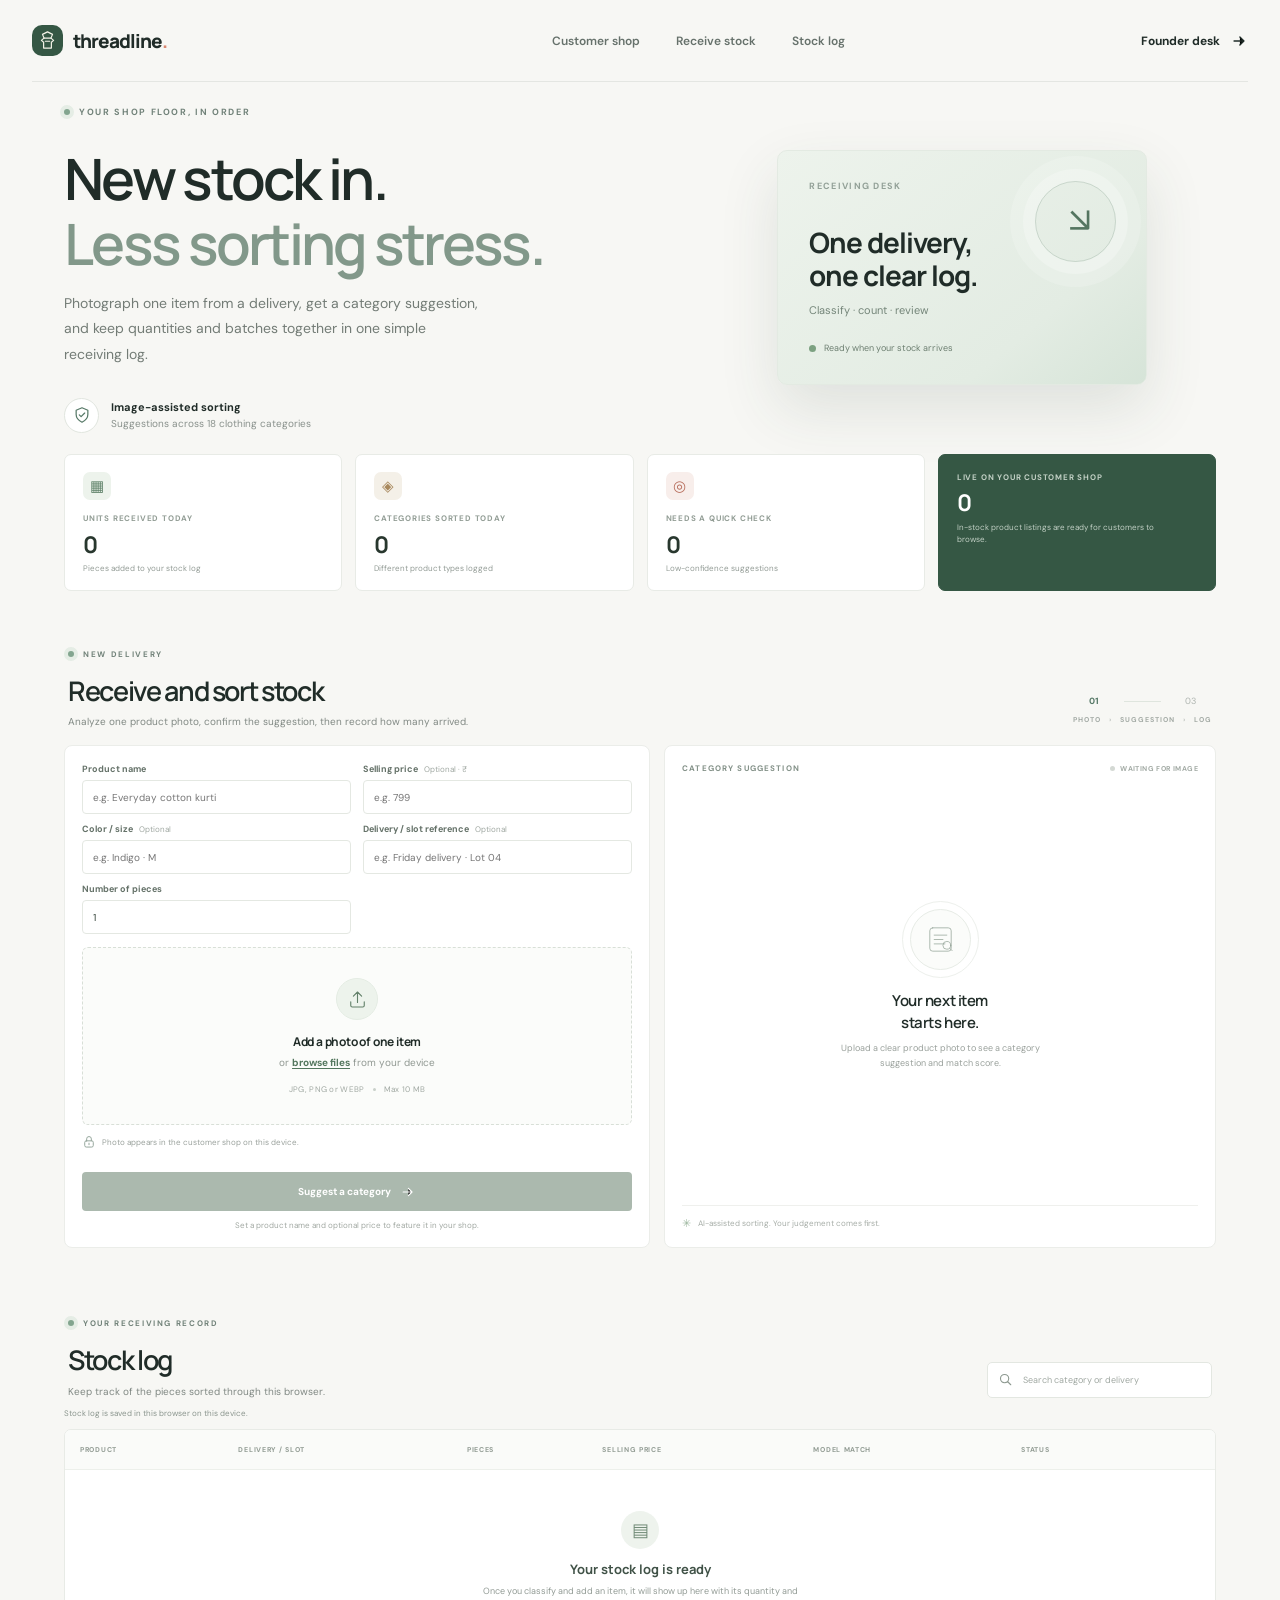
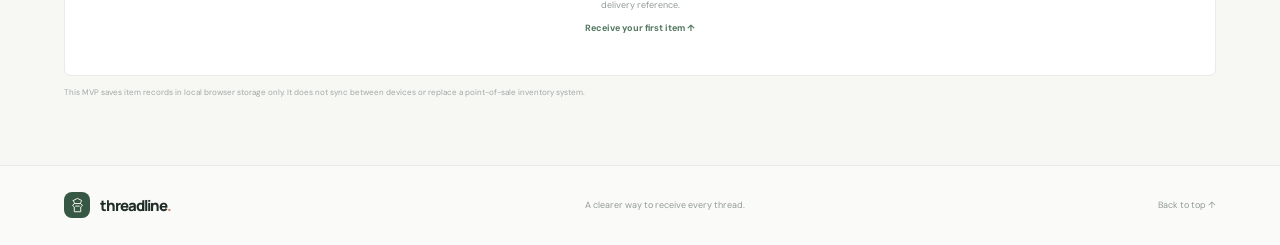
<file: frontend/index.html>
<!doctype html>
<html lang="en">
  <head>
    <meta charset="utf-8" />
    <meta name="viewport" content="width=device-width, initial-scale=1" />
    <meta
      name="description"
      content="Sort incoming clothing deliveries with image-powered category suggestions and a simple stock log."
    />
    <meta name="theme-color" content="#f7f7f4" />
    <title>Threadline — Retail stock desk</title>
    <link rel="preconnect" href="https://fonts.googleapis.com" />
    <link rel="preconnect" href="https://fonts.gstatic.com" crossorigin />
    <link
      href="https://fonts.googleapis.com/css2?family=DM+Sans:wght@400;500;600;700&family=Manrope:wght@400;500;600;700;800&display=swap"
      rel="stylesheet"
    />
    <link rel="stylesheet" href="./styles.css" />
    <script src="./config.js" defer></script>
    <script src="./catalog.js" defer></script>
    <script src="./app.js" defer></script>
  </head>
  <body>
    <header class="site-header">
      <a class="brand" href="#" aria-label="Threadline home">
        <span class="brand-mark" aria-hidden="true">
          <svg viewBox="0 0 32 32" fill="none">
            <path d="M9 7.5 16 4l7 3.5-2.2 5.2H11.2L9 7.5Z" />
            <path d="m11.2 12.7-3.7 3.1 3.1 2.6v8.1h10.8v-8.1l3.1-2.6-3.7-3.1" />
            <path d="M13 17h6" />
          </svg>
        </span>
        <span>threadline<span class="brand-period">.</span></span>
      </a>
      <nav class="header-nav" aria-label="Main navigation">
        <a href="./shop.html">Customer shop</a>
        <a href="#analyzer">Receive stock</a>
        <a href="#stock-log">Stock log</a>
      </nav>
      <a class="header-link" href="#stock-log">
        Founder desk
        <svg viewBox="0 0 20 20" aria-hidden="true">
          <path d="M4.5 10h11m-4.5-4.5L15.5 10 11 14.5" />
        </svg>
      </a>
    </header>

    <main>
      <section class="hero shell">
        <div class="hero-copy">
          <div class="eyebrow"><span class="eyebrow-dot"></span> YOUR SHOP FLOOR, IN ORDER</div>
          <h1>New stock in.<br /><span>Less sorting stress.</span></h1>
          <p class="hero-description">
            Photograph one item from a delivery, get a category suggestion, and
            keep quantities and batches together in one simple receiving log.
          </p>
          <div class="hero-proof" aria-label="MVP information">
            <span class="proof-icon" aria-hidden="true">
              <svg viewBox="0 0 20 20" fill="none">
                <path d="m10 2 6.5 2.7v4.8c0 4.1-2.8 6.7-6.5 8.5-3.7-1.8-6.5-4.4-6.5-8.5V4.7L10 2Z" />
                <path d="m7 9.8 2 2 4-4" />
              </svg>
            </span>
            <span><strong>Image-assisted sorting</strong><span>Suggestions across 18 clothing categories</span></span>
          </div>
        </div>
        <div class="hero-art" aria-hidden="true">
          <div class="retail-summary-card">
            <span class="mini-label">RECEIVING DESK</span>
            <span class="summary-card-icon" aria-hidden="true">↘</span>
            <strong>One delivery,<br />one clear log.</strong>
            <span class="summary-card-note">Classify · count · review</span>
            <span class="summary-card-footer"><i></i> Ready when your stock arrives</span>
          </div>
        </div>
      </section>

      <section class="overview shell" aria-label="Stock overview">
        <article class="overview-card">
          <span class="overview-icon">▦</span>
          <span class="overview-label">UNITS RECEIVED TODAY</span>
          <strong id="stat-units">0</strong>
          <small>Pieces added to your stock log</small>
        </article>
        <article class="overview-card">
          <span class="overview-icon icon-categories">◈</span>
          <span class="overview-label">CATEGORIES SORTED TODAY</span>
          <strong id="stat-categories">0</strong>
          <small>Different product types logged</small>
        </article>
        <article class="overview-card">
          <span class="overview-icon icon-review">◎</span>
          <span class="overview-label">NEEDS A QUICK CHECK</span>
          <strong id="stat-review">0</strong>
          <small>Low-confidence suggestions</small>
        </article>
        <article class="overview-card overview-note">
          <span class="overview-label">LIVE ON YOUR CUSTOMER SHOP</span>
          <strong id="stat-live-products">0</strong>
          <small>In-stock product listings are ready for customers to browse.</small>
        </article>
      </section>

      <section class="analyzer shell" id="analyzer" aria-labelledby="analyzer-title">
        <div class="section-heading">
          <div>
            <div class="eyebrow section-eyebrow"><span class="eyebrow-dot"></span> NEW DELIVERY</div>
            <h2 id="analyzer-title">Receive and sort stock</h2>
            <p>Analyze one product photo, confirm the suggestion, then record how many arrived.</p>
          </div>
          <div class="step-indicator" aria-label="Three simple steps">
            <span class="step-active">01</span><span class="step-divider"></span><span>03</span>
            <span class="step-label">PHOTO <span>›</span> SUGGESTION <span>›</span> LOG</span>
          </div>
        </div>

        <div class="workspace">
          <div class="upload-panel">
            <div class="entry-fields">
              <div class="field-group">
                <label class="field-label" for="product-name">Product name</label>
                <input id="product-name" class="text-field" type="text" maxlength="70" placeholder="e.g. Everyday cotton kurti" />
              </div>
              <div class="field-group">
                <label class="field-label" for="product-price">Selling price <span>Optional · ₹</span></label>
                <input id="product-price" class="text-field" type="number" min="0" max="10000000" step="1" placeholder="e.g. 799" inputmode="decimal" />
              </div>
              <div class="field-group">
                <label class="field-label" for="product-variant">Color / size <span>Optional</span></label>
                <input id="product-variant" class="text-field" type="text" maxlength="50" placeholder="e.g. Indigo · M" />
              </div>
              <div class="field-group">
                <label class="field-label" for="slot-reference">Delivery / slot reference <span>Optional</span></label>
                <input id="slot-reference" class="text-field" type="text" maxlength="60" placeholder="e.g. Friday delivery · Lot 04" />
              </div>
              <div class="field-group">
                <label class="field-label" for="unit-count">Number of pieces</label>
                <input id="unit-count" class="text-field" type="number" min="1" max="9999" step="1" value="1" inputmode="numeric" />
              </div>
            </div>
            <label class="dropzone" id="dropzone" for="image-input" tabindex="0">
              <input
                id="image-input"
                class="visually-hidden"
                type="file"
                accept="image/png,image/jpeg,image/webp"
                aria-describedby="upload-hint"
              />
              <span class="upload-icon" aria-hidden="true">
                <svg viewBox="0 0 28 28" fill="none">
                  <path d="M14 18V4m0 0L8.5 9.5M14 4l5.5 5.5" />
                  <path d="M5 17v5a2 2 0 0 0 2 2h14a2 2 0 0 0 2-2v-5" />
                </svg>
              </span>
              <span class="drop-title">Add a photo of one item</span>
              <span class="drop-subtitle">or <span class="browse-link">browse files</span> from your device</span>
              <span class="upload-specs" id="upload-hint">JPG, PNG or WEBP <i></i> Max 10 MB</span>
              <span class="drop-preview" id="drop-preview" hidden>
                <img id="preview-image" alt="Selected clothing item preview" />
              </span>
              <span class="selected-file" id="selected-file" hidden></span>
            </label>
            <div class="upload-footer">
              <span class="privacy-note">
                <svg viewBox="0 0 18 18" fill="none" aria-hidden="true">
                  <rect x="3.5" y="7.5" width="11" height="8" rx="2" />
                  <path d="M6 7.5V5a3 3 0 1 1 6 0v2.5m-3 3v2" />
                </svg>
                Photo appears in the customer shop on this device.
              </span>
              <button class="clear-button" id="clear-button" type="button" hidden>Remove image</button>
            </div>
            <div class="form-message" id="form-message" role="status" aria-live="polite"></div>
            <button class="analyze-button" id="analyze-button" type="button" disabled>
              <span class="button-spinner" aria-hidden="true"></span>
              <span class="button-label">Suggest a category</span>
              <svg viewBox="0 0 20 20" aria-hidden="true">
                <path d="M4 10h11m-4.5-4.5L15 10l-4.5 4.5" />
              </svg>
            </button>
            <p class="model-note">Set a product name and optional price to feature it in your shop.</p>
          </div>

          <aside class="result-panel" id="result-panel" aria-live="polite">
            <div class="result-topline">
              <span class="result-kicker">CATEGORY SUGGESTION</span>
              <span class="result-status" id="result-status"><i></i> WAITING FOR IMAGE</span>
            </div>
            <div class="result-empty" id="result-empty">
              <div class="empty-illustration" aria-hidden="true">
                <span class="empty-ring ring-outer"></span>
                <span class="empty-ring ring-inner"></span>
                <svg viewBox="0 0 72 72" fill="none">
                  <rect x="14" y="12" width="44" height="48" rx="6" />
                  <path d="M23 27h26M23 36h18M23 45h22" />
                  <circle cx="49" cy="48" r="8" />
                  <path d="m55 54 5 5" />
                </svg>
              </div>
              <h3>Your next item<br />starts here.</h3>
              <p>Upload a clear product photo to see a category suggestion and match score.</p>
            </div>
            <div class="result-content" id="result-content" hidden>
              <div class="prediction-label">SUGGESTED CATEGORY</div>
              <h3 class="prediction-name" id="prediction-name">—</h3>
              <label class="category-confirm-label" for="product-category">Product category <span>Check or edit the suggestion</span></label>
              <input class="text-field category-confirm-field" id="product-category" type="text" maxlength="60" placeholder="e.g. Shirts & tops" />
              <div class="confidence-row">
                <span>Relative match score</span>
                <strong id="confidence-value">—</strong>
              </div>
              <div class="confidence-track"><span id="confidence-bar"></span></div>
              <div class="alternatives-heading">OTHER POSSIBLE MATCHES</div>
              <div class="alternatives" id="alternatives"></div>
              <p class="result-disclaimer">Check the suggestion before adding it to your stock log.</p>
              <button class="analyze-button add-stock-button" id="add-stock-button" type="button" disabled>
                Add to stock log
                <svg viewBox="0 0 20 20" aria-hidden="true"><path d="M4 10h11m-4.5-4.5L15 10l-4.5 4.5" /></svg>
              </button>
            </div>
            <div class="result-error" id="result-error" hidden>
              <span class="error-icon" aria-hidden="true">!</span>
              <h3>We couldn’t complete the analysis.</h3>
              <p id="error-text"></p>
              <button class="try-again-button" id="try-again-button" type="button">Try again</button>
            </div>
            <div class="result-footnote">
              <span class="tiny-sparkle">✳</span>
              <span>AI-assisted sorting. Your judgement comes first.</span>
            </div>
          </aside>
        </div>
      </section>

      <section class="stock-section shell" id="stock-log" aria-labelledby="stock-title">
        <div class="section-heading stock-heading">
          <div>
            <div class="eyebrow section-eyebrow"><span class="eyebrow-dot"></span> YOUR RECEIVING RECORD</div>
            <h2 id="stock-title">Stock log</h2>
            <p>Keep track of the pieces sorted through this browser.</p>
          </div>
          <label class="search-field">
            <span class="visually-hidden">Search stock log</span>
            <svg viewBox="0 0 20 20" aria-hidden="true"><circle cx="8.8" cy="8.8" r="5.5" /><path d="m13 13 4 4" /></svg>
            <input id="stock-search" type="search" placeholder="Search category or delivery" />
          </label>
        </div>
        <p class="storage-notice" id="storage-notice" role="status" aria-live="polite">Stock log is saved in this browser on this device.</p>
        <div class="stock-table-wrap">
          <table class="stock-table">
            <thead>
              <tr>
                <th scope="col">PRODUCT</th>
                <th scope="col">DELIVERY / SLOT</th>
                <th scope="col">PIECES</th>
                <th scope="col">SELLING PRICE</th>
                <th scope="col">MODEL MATCH</th>
                <th scope="col">STATUS</th>
                <th scope="col"><span class="visually-hidden">Actions</span></th>
              </tr>
            </thead>
            <tbody id="stock-rows"></tbody>
          </table>
          <div class="stock-empty" id="stock-empty">
            <span class="empty-box-icon" aria-hidden="true">▤</span>
            <strong>Your stock log is ready</strong>
            <p>Once you classify and add an item, it will show up here with its quantity and delivery reference.</p>
            <a href="#analyzer">Receive your first item <span aria-hidden="true">↑</span></a>
          </div>
          <p class="no-search-results" id="no-search-results" hidden>No matching stock entries. Try a different search.</p>
        </div>
        <p class="stock-footnote">This MVP saves item records in local browser storage only. It does not sync between devices or replace a point-of-sale inventory system.</p>
      </section>

      <section class="how-section shell" id="how-it-works">
        <div class="how-heading">
          <div class="eyebrow"><span class="eyebrow-dot"></span> SIMPLE BY DESIGN</div>
          <h2>A good read, in three little steps.</h2>
        </div>
        <div class="steps-grid">
          <article class="step-card">
            <span class="step-number">01</span>
            <span class="step-icon step-icon-upload" aria-hidden="true">
              <svg viewBox="0 0 28 28" fill="none"><path d="M14 18V4m0 0L8.5 9.5M14 4l5.5 5.5M5 17v5a2 2 0 0 0 2 2h14a2 2 0 0 0 2-2v-5" /></svg>
            </span>
            <h3>Bring your image</h3>
            <p>Choose a clear photo of the single fashion item you’d like to identify.</p>
          </article>
          <article class="step-card">
            <span class="step-number">02</span>
            <span class="step-icon step-icon-scan" aria-hidden="true">
              <svg viewBox="0 0 28 28" fill="none"><circle cx="12.5" cy="12.5" r="7.5" /><path d="m18 18 5 5m-10.5-14v7m-3.5-3.5h7" /></svg>
            </span>
            <h3>Let the model take a look</h3>
            <p>A fashion-trained model compares the image against multiple clothing descriptions.</p>
          </article>
          <article class="step-card">
            <span class="step-number">03</span>
            <span class="step-icon step-icon-result" aria-hidden="true">
              <svg viewBox="0 0 28 28" fill="none"><path d="m5 15 6 6L23 8" /><path d="M5 5h7M5 9h4" /></svg>
            </span>
            <h3>Get your style signal</h3>
            <p>See the closest category, its relative match score and other possible matches.</p>
          </article>
        </div>
      </section>

      <section class="recognition-section shell" id="recognition">
        <div class="recognition-copy">
          <div class="eyebrow"><span class="eyebrow-dot"></span> THE MODEL’S STYLE VOCABULARY</div>
          <h2>More pieces.<br /><span>Clearer categories.</span></h2>
          <p>
            FashionCLIP compares your image with multiple fashion-specific
            descriptions, including socks and different types of shoes. Images
            that do not clearly fit get marked “Other / unclear”.
          </p>
        </div>
        <div class="category-board" aria-label="Fashion categories">
          <span><i>01</i> Socks</span>
          <span><i>02</i> Sneakers</span>
          <span><i>03</i> Sandals</span>
          <span><i>04</i> Boots</span>
          <span><i>05</i> Formal shoes</span>
          <span><i>06</i> T-shirt / top</span>
          <span><i>07</i> Shirt / blouse</span>
          <span><i>08</i> Sweater / pullover</span>
          <span><i>09</i> Coat / jacket</span>
          <span><i>10</i> Dress</span>
          <span><i>11</i> Skirt</span>
          <span><i>12</i> Trousers</span>
          <span><i>13</i> Shorts</span>
          <span><i>14</i> Leggings</span>
          <span><i>15</i> Bag</span>
          <span><i>16</i> Hat / cap</span>
          <span><i>17</i> Scarf</span>
          <span><i>18</i> Other clothing</span>
          <span><i>—</i> Other / unclear</span>
        </div>
      </section>
    </main>

    <footer class="site-footer">
      <div class="footer-inner shell">
        <a class="brand footer-brand" href="#" aria-label="Threadline home">
          <span class="brand-mark" aria-hidden="true">
            <svg viewBox="0 0 32 32" fill="none">
              <path d="M9 7.5 16 4l7 3.5-2.2 5.2H11.2L9 7.5Z" />
              <path d="m11.2 12.7-3.7 3.1 3.1 2.6v8.1h10.8v-8.1l3.1-2.6-3.7-3.1" />
              <path d="M13 17h6" />
            </svg>
          </span>
          <span>threadline<span class="brand-period">.</span></span>
        </a>
        <span class="footer-copy">A clearer way to receive every thread.</span>
        <a class="back-top" href="#">Back to top ↑</a>
      </div>
    </footer>
  </body>
</html>
</file>
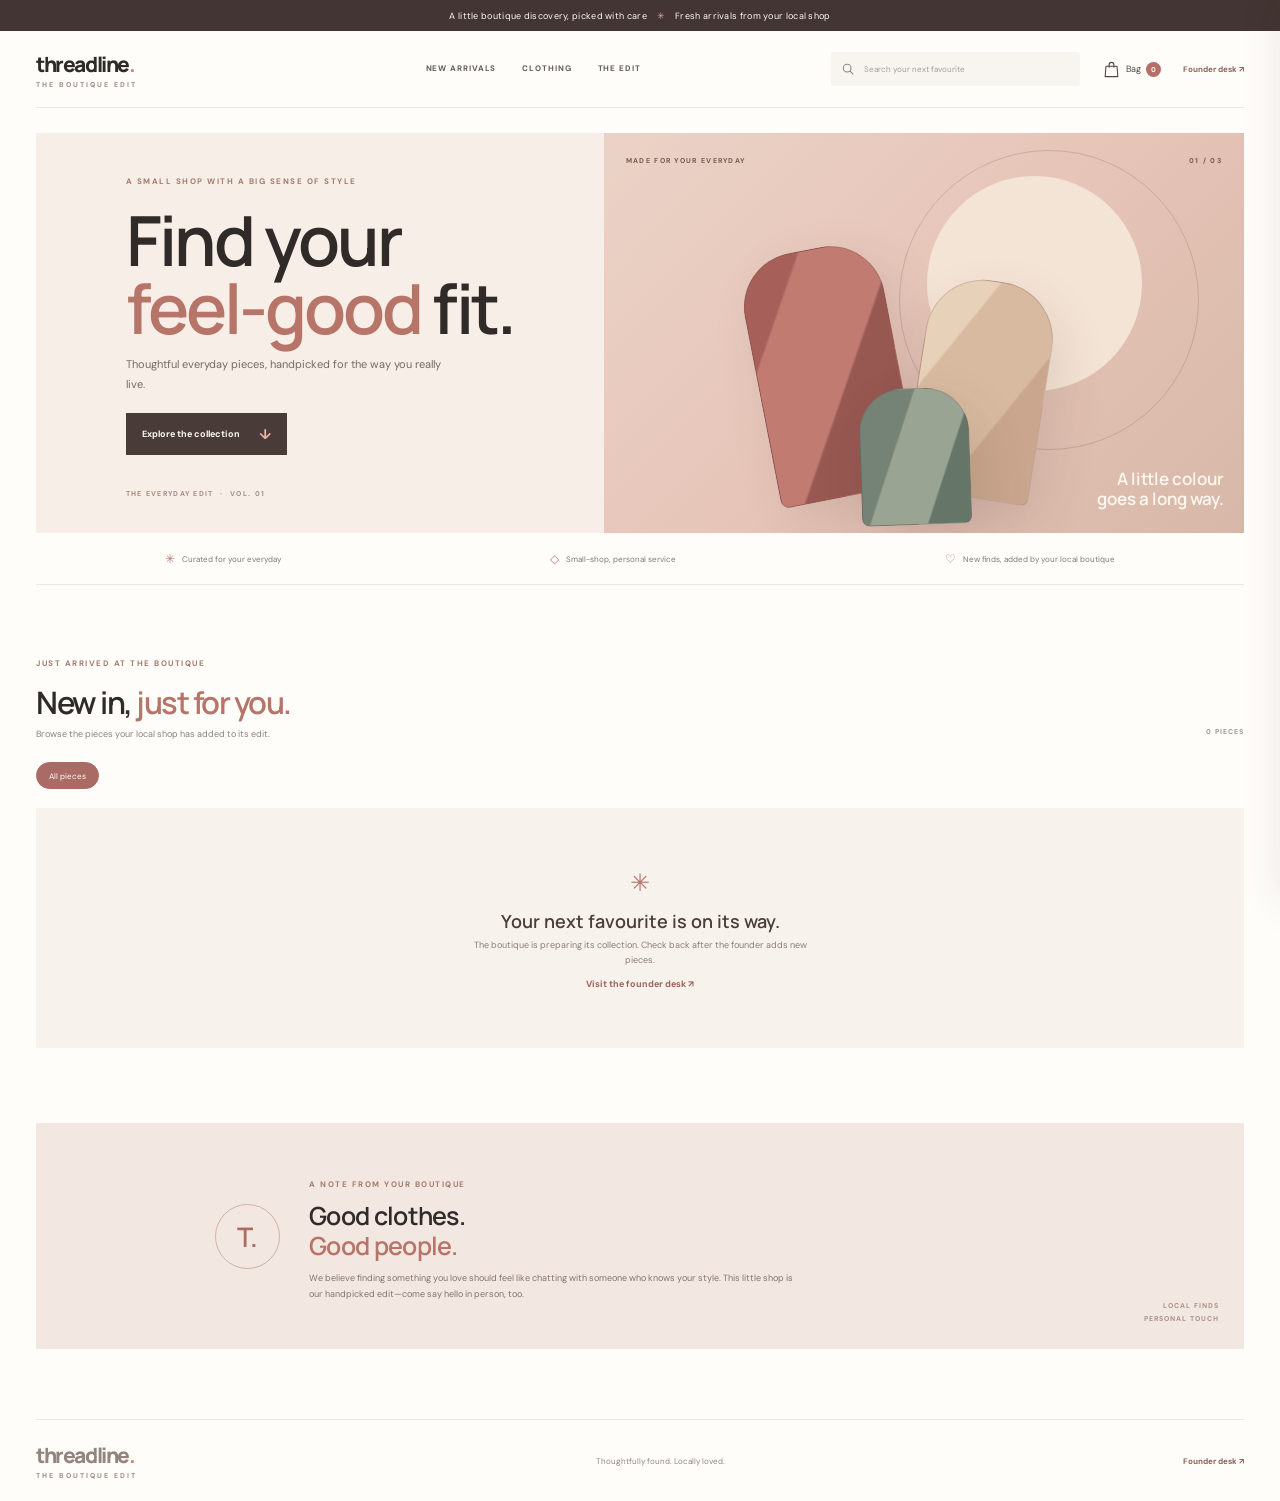
<file: frontend/shop.html>
<!doctype html>
<html lang="en">
  <head>
    <meta charset="utf-8" />
    <meta name="viewport" content="width=device-width, initial-scale=1" />
    <meta name="description" content="Discover clothing from the Threadline boutique." />
    <meta name="theme-color" content="#fffaf7" />
    <title>The Threadline Edit — Boutique shop</title>
    <link rel="preconnect" href="https://fonts.googleapis.com" />
    <link rel="preconnect" href="https://fonts.gstatic.com" crossorigin />
    <link
      href="https://fonts.googleapis.com/css2?family=DM+Sans:wght@400;500;600;700&family=Manrope:wght@400;500;600;700;800&display=swap"
      rel="stylesheet"
    />
    <link rel="stylesheet" href="./styles.css" />
    <link rel="stylesheet" href="./shop.css" />
    <script src="./catalog.js" defer></script>
    <script src="./shop.js" defer></script>
  </head>
  <body class="shop-page">
    <div class="shop-announcement">A little boutique discovery, picked with care <span>✳</span> Fresh arrivals from your local shop</div>
    <header class="shop-header">
      <a class="shop-brand" href="./shop.html" aria-label="The Threadline Edit home">
        <span class="brand">threadline<span class="brand-period">.</span></span>
        <span class="shop-brand-subtitle">THE BOUTIQUE EDIT</span>
      </a>
      <nav class="shop-nav" aria-label="Shop navigation">
        <a href="#new-arrivals">NEW ARRIVALS</a>
        <a href="#shop-categories">CLOTHING</a>
        <a href="#shop-categories">THE EDIT</a>
      </nav>
      <div class="shop-header-actions">
        <label class="store-search">
          <span class="visually-hidden">Search products</span>
          <svg viewBox="0 0 20 20" aria-hidden="true"><circle cx="8.8" cy="8.8" r="5.5" /><path d="m13 13 4 4" /></svg>
          <input id="product-search" type="search" placeholder="Search your next favourite" />
        </label>
        <button class="bag-button" id="bag-button" type="button" aria-label="Open shopping bag">
          <svg viewBox="0 0 24 24" aria-hidden="true"><path d="M5 8h14l1 13H4L5 8Z" /><path d="M9 9V6a3 3 0 0 1 6 0v3" /></svg>
          <span>Bag</span><b id="bag-count">0</b>
        </button>
        <a class="founder-link" href="./index.html">Founder desk <span aria-hidden="true">↗</span></a>
      </div>
    </header>

    <main>
      <section class="shop-hero">
        <div class="shop-hero-copy">
          <span class="shop-eyebrow">A SMALL SHOP WITH A BIG SENSE OF STYLE</span>
          <h1>Find your<br /><em>feel-good</em> fit.</h1>
          <p>Thoughtful everyday pieces, handpicked for the way you really live.</p>
          <a class="shop-hero-cta" href="#new-arrivals">Explore the collection <span aria-hidden="true">↓</span></a>
          <span class="hero-edition">THE EVERYDAY EDIT&nbsp; · &nbsp;VOL. 01</span>
        </div>
        <div class="shop-hero-art" aria-label="Illustrated fashion collection">
          <div class="hero-sun"></div>
          <div class="hero-orbit"></div>
          <div class="hero-fashion-shape shape-one"></div>
          <div class="hero-fashion-shape shape-two"></div>
          <div class="hero-fashion-shape shape-three"></div>
          <span class="hero-art-label">MADE FOR YOUR EVERYDAY</span>
          <span class="hero-art-index">01 / 03</span>
          <span class="hero-art-note">A little colour<br />goes a long way.</span>
        </div>
      </section>

      <section class="shop-promises" aria-label="Boutique values">
        <span><i>✳</i> Curated for your everyday</span>
        <span><i>◇</i> Small-shop, personal service</span>
        <span><i>♡</i> New finds, added by your local boutique</span>
      </section>

      <section class="shop-collection" id="new-arrivals">
        <div class="collection-heading">
          <div>
            <span class="shop-eyebrow">JUST ARRIVED AT THE BOUTIQUE</span>
            <h2>New in, <em>just for you.</em></h2>
            <p>Browse the pieces your local shop has added to its edit.</p>
          </div>
          <span class="collection-count" id="collection-count">0 PIECES</span>
        </div>
        <div class="category-filters" id="shop-categories" aria-label="Filter by category"></div>
        <div class="product-grid" id="product-grid" aria-live="polite"></div>
        <div class="shop-empty" id="shop-empty" hidden>
          <span class="shop-empty-icon">✳</span>
          <h3>Your next favourite is on its way.</h3>
          <p>The boutique is preparing its collection. Check back after the founder adds new pieces.</p>
          <a href="./index.html">Visit the founder desk <span aria-hidden="true">↗</span></a>
        </div>
        <div class="shop-no-results" id="shop-no-results" hidden>
          <h3>No pieces found just yet.</h3>
          <p>Try another search or category.</p>
        </div>
      </section>

      <section class="shop-story">
        <div class="story-mark">T.</div>
        <div>
          <span class="shop-eyebrow">A NOTE FROM YOUR BOUTIQUE</span>
          <h2>Good clothes.<br /><em>Good people.</em></h2>
          <p>We believe finding something you love should feel like chatting with someone who knows your style. This little shop is our handpicked edit—come say hello in person, too.</p>
        </div>
        <span class="story-side-note">LOCAL FINDS<br />PERSONAL TOUCH</span>
      </section>
    </main>

    <footer class="shop-footer">
      <a class="shop-brand" href="./shop.html">
        <span class="brand">threadline<span class="brand-period">.</span></span>
        <span class="shop-brand-subtitle">THE BOUTIQUE EDIT</span>
      </a>
      <span>Thoughtfully found. Locally loved.</span>
      <a href="./index.html">Founder desk ↗</a>
    </footer>

    <div class="bag-backdrop" id="bag-backdrop" hidden></div>
    <aside class="bag-drawer" id="bag-drawer" aria-labelledby="bag-title" aria-hidden="true">
      <div class="bag-drawer-heading">
        <div><span class="shop-eyebrow">YOUR LITTLE EDIT</span><h2 id="bag-title">Your bag <span id="bag-title-count">(0)</span></h2></div>
        <button class="bag-close" id="bag-close" type="button" aria-label="Close shopping bag">×</button>
      </div>
      <div class="bag-items" id="bag-items"></div>
      <div class="bag-empty" id="bag-empty">
        <span>♡</span><strong>Your bag is taking a little break.</strong><p>Find a piece you love and add it here.</p>
        <button type="button" id="continue-shopping">Keep exploring</button>
      </div>
      <div class="bag-summary" id="bag-summary" hidden>
        <div><span>Items in your bag</span><strong id="bag-total-items">0</strong></div>
        <p>This is a shopping preview. Contact the boutique directly to check availability and arrange a purchase.</p>
        <a href="#new-arrivals">Continue browsing the collection ↓</a>
        <span class="no-payment-note">No checkout or payment is collected here.</span>
      </div>
    </aside>
    <div class="shop-toast" id="shop-toast" role="status" aria-live="polite"></div>
  </body>
</html>
</file>
<file: frontend/styles.css>
:root {
  color-scheme: light;
  --ink: #202c28;
  --muted: #747d77;
  --soft-muted: #929b95;
  --paper: #f7f7f4;
  --white: #fff;
  --line: #e7e9e4;
  --green: #557866;
  --green-dark: #355744;
  --mint: #dce9de;
  --coral: #d88770;
  --serif: "Manrope", "DM Sans", sans-serif;
}

* { box-sizing: border-box; }
[hidden] { display: none !important; }
html { scroll-behavior: smooth; }
body {
  margin: 0;
  background: var(--paper);
  color: var(--ink);
  font-family: "DM Sans", sans-serif;
  -webkit-font-smoothing: antialiased;
}
a { color: inherit; text-decoration: none; }
button, input { font: inherit; }
.shell { width: min(1152px, calc(100% - 64px)); margin-inline: auto; }
.site-header {
  width: min(1320px, calc(100% - 80px));
  height: 82px;
  margin: auto;
  display: flex;
  align-items: center;
  justify-content: space-between;
  border-bottom: 1px solid rgba(38, 57, 45, .09);
}
.brand { display: inline-flex; align-items: center; gap: 10px; font: 800 19px var(--serif); letter-spacing: -1px; }
.brand-mark {
  width: 31px; height: 31px; border-radius: 10px;
  display: grid; place-items: center; background: var(--green-dark);
}
.brand-mark svg { width: 23px; stroke: #f5f4e9; stroke-width: 1.65; stroke-linecap: round; stroke-linejoin: round; }
.brand-period { color: var(--coral); }
.header-nav { display: flex; gap: 36px; margin-left: 88px; color: #66716b; font-size: 12px; font-weight: 600; }
.header-nav a:hover, .back-top:hover { color: var(--green-dark); }
.header-link { display: inline-flex; align-items: center; gap: 10px; font-size: 12px; font-weight: 700; }
.header-link svg { width: 18px; stroke: currentColor; stroke-width: 1.5; stroke-linecap: round; stroke-linejoin: round; }
.hero { min-height: 510px; display: grid; grid-template-columns: .98fr 1.02fr; align-items: center; gap: 25px; padding-top: 19px; }
.hero-copy { padding: 5px 0 0 24px; }
.eyebrow { display: flex; align-items: center; gap: 9px; color: #718279; letter-spacing: 1.65px; font-size: 9px; font-weight: 700; }
.eyebrow-dot { width: 6px; height: 6px; border-radius: 100%; background: #83a58f; box-shadow: 0 0 0 4px #e5ede5; }
h1, h2, h3, p { margin-top: 0; }
h1, h2 { font-family: var(--serif); letter-spacing: -2.7px; }
.hero h1 { margin: 28px 0 16px; font-size: clamp(43px, 5vw, 61px); line-height: 1.13; font-weight: 600; }
.hero h1 span, .recognition-copy h2 span { color: #82988a; }
.hero-description { max-width: 415px; color: #737c76; font-size: 14px; line-height: 1.8; }
.hero-proof { display: flex; align-items: center; gap: 12px; margin-top: 31px; }
.proof-icon { width: 35px; height: 35px; border: 1px solid #e1e6df; background: #fff; border-radius: 50%; display: grid; place-items: center; }
.proof-icon svg { width: 18px; stroke: var(--green); stroke-width: 1.35; stroke-linecap: round; stroke-linejoin: round; }
.hero-proof strong, .hero-proof span span { display: block; }
.hero-proof strong { font-size: 11px; font-weight: 700; }
.hero-proof span span { margin-top: 3px; font-size: 10px; color: #89918c; }
.hero-art { min-height: 428px; position: relative; display: grid; place-items: center; overflow: hidden; }
.art-glow { position: absolute; width: 300px; height: 300px; border-radius: 50%; background: #e4ece2; filter: blur(1px); }
.art-orbit { position: absolute; border: 1px solid rgba(105, 137, 114, .14); border-radius: 50%; }
.orbit-one { width: 380px; height: 380px; }
.orbit-two { width: 460px; height: 460px; }
.art-card { position: absolute; background: rgba(255,255,255,.88); border: 1px solid rgba(255,255,255,.9); box-shadow: 0 22px 70px rgba(50, 75, 58, .12); backdrop-filter: blur(8px); }
.art-card-front { width: 290px; height: 338px; border-radius: 12px; display: flex; align-items: center; flex-direction: column; padding-top: 20px; z-index: 1; transform: rotate(2deg) translate(0, 7px); }
.art-card-back { width: 164px; height: 186px; border-radius: 10px; z-index: 2; left: 3%; top: 23%; transform: rotate(-7deg); padding: 17px 16px; }
.mini-label { color: #92a097; font-size: 7px; font-weight: 700; letter-spacing: 1.3px; }
.mini-bars { display: flex; gap: 4px; margin: 13px 0 11px; height: 31px; align-items: end; }
.mini-bars i { width: 12px; border-radius: 3px 3px 1px 1px; background: #cddbcf; }
.mini-bars i:nth-child(1) { height: 15px; }.mini-bars i:nth-child(2) { height: 22px; }.mini-bars i:nth-child(3) { height: 30px; background: #819d88; }.mini-bars i:nth-child(4) { height: 18px; }.mini-bars i:nth-child(5) { height: 25px; }
.mini-number { display: block; font: 700 29px var(--serif); color: #485b4e; }
.mini-number small { font: 500 10px "DM Sans", sans-serif; color: #a2aaa4; }
.image-chip { align-self: flex-start; margin-left: 19px; padding: 7px 9px; background: #f1f5ef; border-radius: 4px; color: #718575; font-size: 7px; letter-spacing: .65px; font-weight: 700; }
.sweater-art { width: 213px; height: 235px; margin-top: 4px; }
.art-caption { margin-top: 2px; font-size: 8px; color: #829087; display: flex; align-items: center; gap: 6px; }
.caption-dot { width: 5px; height: 5px; border-radius: 50%; background: #9eba9c; }
.floating-tag { position: absolute; z-index: 3; border: 1px solid rgba(225, 231, 224, .9); background: rgba(255,255,255,.94); border-radius: 5px; padding: 10px 12px; box-shadow: 0 7px 24px rgba(46, 69, 52, .08); color: #68736c; font-size: 9px; font-weight: 600; }
.tag-category { top: 19%; right: 4%; transform: rotate(3deg); }
.tag-accuracy { bottom: 17%; right: 0%; transform: rotate(-3deg); }
.tag-sparkle { color: #99b69e; }.tag-check { color: #5d9873; margin-right: 4px; }
.analyzer { padding-top: 26px; scroll-margin-top: 20px; }
.section-heading { display: flex; justify-content: space-between; align-items: end; margin: 0 4px 23px; }
.section-eyebrow { font-size: 8px; }
.section-heading h2, .how-heading h2, .recognition-copy h2 { margin: 15px 0 7px; font-size: 29px; line-height: 1.27; letter-spacing: -1.35px; font-weight: 600; }
.section-heading p { margin: 0; color: #818984; font-size: 11px; }
.step-indicator { display: grid; grid-template-columns: auto 37px auto; gap: 8px; align-items: center; justify-items: center; color: #afb5b0; font-size: 9px; padding-bottom: 3px; }
.step-active { color: #557866; font-weight: 700; }
.step-divider { width: 37px; height: 1px; background: #dfe5de; }
.step-label { grid-column: 1 / 4; color: #a3aaa5; font-size: 7px; letter-spacing: 1px; font-weight: 700; }
.step-label span { padding-inline: 5px; color: #bbc0bb; }
.workspace { display: grid; grid-template-columns: 1.03fr .97fr; gap: 15px; }
.upload-panel, .result-panel { min-height: 377px; border-radius: 8px; background: var(--white); border: 1px solid #ebede9; }
.upload-panel { padding: 19px; }
.dropzone { height: 244px; border: 1px dashed #d8dfd7; border-radius: 6px; background: #fbfcfa; display: flex; align-items: center; flex-direction: column; justify-content: center; cursor: pointer; transition: border-color .2s, background .2s; overflow: hidden; position: relative; }
.dropzone:hover, .dropzone.is-dragging { border-color: #77957f; background: #f6faf5; }
.dropzone:focus-visible { outline: 2px solid #557866; outline-offset: 3px; }
.upload-icon { width: 42px; height: 42px; background: #edf3ec; border: 1px solid #e4ece3; border-radius: 50%; display: grid; place-items: center; color: #63806a; margin-bottom: 13px; }
.upload-icon svg { width: 21px; stroke: currentColor; stroke-width: 1.5; stroke-linecap: round; stroke-linejoin: round; }
.drop-title { font: 700 13px var(--serif); letter-spacing: -.2px; }
.drop-subtitle { margin-top: 6px; font-size: 10px; color: #909892; }
.browse-link { color: #53775e; font-weight: 700; text-decoration: underline; text-underline-offset: 2px; }
.upload-specs { display: flex; align-items: center; gap: 8px; margin-top: 15px; color: #a0a8a2; font-size: 8px; letter-spacing: .3px; }
.upload-specs i { width: 3px; height: 3px; background: #c9d0ca; border-radius: 50%; }
.drop-preview { display: block; width: 70px; height: 70px; margin-top: 10px; border: 1px solid #e5eae4; border-radius: 6px; overflow: hidden; background: #f2f3ef; }
.drop-preview img { width: 100%; height: 100%; object-fit: contain; }
.selected-file { margin-top: 6px; max-width: 94%; overflow: hidden; text-overflow: ellipsis; white-space: nowrap; color: #607267; font-size: 9px; }
.dropzone.has-image .upload-icon { display: none; }
.dropzone.has-image .drop-title { margin-top: 7px; }
.dropzone.has-image .upload-specs { display: none; }
.upload-footer { min-height: 36px; display: flex; align-items: center; justify-content: space-between; }
.privacy-note { display: flex; align-items: center; gap: 6px; color: #9aa19c; font-size: 8px; }
.privacy-note svg { width: 14px; stroke: #93a59a; stroke-width: 1.25; stroke-linecap: round; stroke-linejoin: round; }
.clear-button { background: none; border: 0; color: #718879; font-size: 9px; cursor: pointer; padding: 6px 0 6px 8px; }
.form-message { min-height: 16px; margin: 0 0 1px; color: #63786a; font-size: 9px; }
.form-message.is-error { color: #a5463c; }
.analyze-button { width: 100%; height: 42px; border: 0; border-radius: 4px; background: var(--green-dark); color: white; display: flex; justify-content: center; align-items: center; gap: 9px; font-weight: 700; font-size: 10px; cursor: pointer; transition: background .2s, transform .2s; }
.analyze-button:hover:not(:disabled) { background: #42684f; transform: translateY(-1px); }
.analyze-button:disabled { background: #abb9ae; cursor: not-allowed; }
.analyze-button svg { width: 16px; stroke: currentColor; stroke-width: 1.5; stroke-linecap: round; stroke-linejoin: round; }
.button-spinner { display: none; width: 13px; height: 13px; border: 2px solid rgba(255,255,255,.38); border-top-color: white; border-radius: 50%; animation: spin .7s linear infinite; }
.analyze-button.is-loading .button-spinner { display: inline-block; }
.analyze-button.is-loading svg { display: none; }
@keyframes spin { to { transform: rotate(360deg); } }
.model-note { margin: 9px 0 0; color: #a1a8a2; text-align: center; font-size: 8px; }
.result-panel { padding: 20px; position: relative; display: flex; flex-direction: column; }
.result-topline { display: flex; justify-content: space-between; align-items: center; }
.result-kicker { color: #829087; letter-spacing: 1.15px; font-size: 8px; font-weight: 700; }
.result-status { display: flex; align-items: center; gap: 5px; color: #a2aaa4; font-size: 7px; font-weight: 700; letter-spacing: .4px; }
.result-status i { width: 5px; height: 5px; background: #d4d9d4; border-radius: 50%; }
.result-status.is-ready { color: #5d8067; }.result-status.is-ready i { background: #74a47f; }
.result-status.is-error { color: #ad6258; }.result-status.is-error i { background: #c7796e; }
.result-empty { flex: 1; display: flex; align-items: center; flex-direction: column; justify-content: center; text-align: center; padding: 14px 25px 20px; }
.empty-illustration { width: 77px; height: 77px; position: relative; display: grid; place-items: center; margin-bottom: 12px; }
.empty-ring { position: absolute; border: 1px solid #edf0ec; border-radius: 50%; }
.ring-outer { inset: 0; }.ring-inner { inset: 8px; border-color: #e7ece6; background: #fbfcfa; }
.empty-illustration svg { width: 35px; position: relative; z-index: 1; stroke: #91a296; stroke-width: 1.5; stroke-linecap: round; stroke-linejoin: round; }
.result-empty h3 { margin: 0 0 7px; font: 600 15px/1.45 var(--serif); letter-spacing: -.45px; }
.result-empty p { max-width: 236px; margin: 0; color: #9aa19c; font-size: 9px; line-height: 1.7; }
.result-footnote { min-height: 20px; border-top: 1px solid #eff0ed; padding-top: 10px; color: #a6ada7; font-size: 8px; display: flex; align-items: center; gap: 7px; }
.tiny-sparkle { font-size: 11px; color: #9cb69e; }
.result-content { padding: 29px 8px 0; flex: 1; }
.prediction-label { color: #91a098; font-size: 7px; letter-spacing: 1.1px; font-weight: 700; }
.prediction-name { margin: 7px 0 23px; font: 700 26px var(--serif); letter-spacing: -1px; }
.confidence-row { display: flex; justify-content: space-between; color: #7f8982; font-size: 9px; }
.confidence-row strong { color: #52705b; font-size: 10px; }
.confidence-track { height: 5px; background: #edf1ec; border-radius: 5px; margin-top: 8px; overflow: hidden; }
.confidence-track span { display: block; width: 0; height: 100%; border-radius: inherit; background: #85a58d; transition: width .4s ease; }
.alternatives-heading { margin-top: 22px; margin-bottom: 9px; color: #98a19a; font-size: 7px; font-weight: 700; letter-spacing: .9px; }
.alternative-row { display: flex; justify-content: space-between; padding: 7px 0; border-top: 1px solid #f0f1ee; color: #69766d; font-size: 9px; }
.alternative-row strong { font-size: 9px; color: #87948a; }
.no-alternatives { margin: 0; color: #a0a8a2; font-size: 9px; }
.result-disclaimer { margin: 12px 0 8px; color: #a4aaa5; font-size: 8px; }
.result-error { flex: 1; display: flex; align-items: center; flex-direction: column; justify-content: center; text-align: center; padding: 16px 20px; }
.error-icon { width: 31px; height: 31px; border: 1px solid #f0d9d5; border-radius: 50%; background: #fff8f6; display: grid; place-items: center; color: #b8675b; font: 600 14px var(--serif); }
.result-error h3 { margin: 10px 0 5px; font: 600 13px var(--serif); }
.result-error p { max-width: 245px; color: #929b95; font-size: 9px; line-height: 1.6; }
.try-again-button { background: transparent; border: 1px solid #dce5dc; border-radius: 4px; padding: 7px 12px; color: #52705b; font-size: 9px; font-weight: 700; cursor: pointer; }
.visually-hidden { position: absolute; width: 1px; height: 1px; padding: 0; margin: -1px; overflow: hidden; clip: rect(0, 0, 0, 0); white-space: nowrap; border: 0; }
.how-section { padding: 105px 8px 92px; scroll-margin-top: 20px; }
.how-heading { text-align: center; }
.how-heading .eyebrow { justify-content: center; }
.how-heading h2 { margin: 15px 0 35px; font-size: 28px; }
.steps-grid { display: grid; grid-template-columns: repeat(3, 1fr); gap: 18px; }
.step-card { min-height: 177px; border: 1px solid #e9ebe6; border-radius: 6px; padding: 19px 20px; background: rgba(255,255,255,.54); position: relative; }
.step-number { position: absolute; right: 18px; top: 19px; color: #c1c8c1; font-size: 8px; letter-spacing: .8px; }
.step-icon { width: 35px; height: 35px; border-radius: 50%; display: grid; place-items: center; margin-bottom: 16px; }
.step-icon svg { width: 20px; stroke-width: 1.45; stroke-linecap: round; stroke-linejoin: round; }
.step-icon-upload { background: #eaf0e8; color: #6e8d75; }.step-icon-upload svg { stroke: currentColor; }
.step-icon-scan { background: #f6eee6; color: #bc947b; }.step-icon-scan svg { stroke: currentColor; }
.step-icon-result { background: #ebeff0; color: #77908a; }.step-icon-result svg { stroke: currentColor; }
.step-card h3 { margin: 0 0 7px; font: 700 12px var(--serif); letter-spacing: -.25px; }
.step-card p { max-width: 255px; margin: 0; color: #89918c; font-size: 9px; line-height: 1.7; }
.recognition-section { border-radius: 8px; background: #eaf0e9; padding: 48px 50px; display: grid; grid-template-columns: .88fr 1.12fr; gap: 48px; align-items: center; margin-bottom: 92px; scroll-margin-top: 20px; }
.recognition-copy .eyebrow { font-size: 8px; }
.recognition-copy h2 { font-size: 30px; margin: 17px 0 11px; }
.recognition-copy p { max-width: 363px; margin: 0; color: #78867c; font-size: 10px; line-height: 1.8; }
.category-board { display: grid; grid-template-columns: 1fr 1fr; background: rgba(255,255,255,.65); border: 1px solid rgba(255,255,255,.8); border-radius: 5px; padding: 8px 16px; }
.category-board span { min-height: 36px; display: flex; align-items: center; gap: 12px; border-bottom: 1px solid #e8eee7; color: #526258; font-size: 9px; font-weight: 600; }
.category-board span:nth-last-child(-n+2) { border-bottom: 0; }
.category-board i { color: #9daa9e; font-size: 7px; font-style: normal; letter-spacing: .4px; }
.site-footer { border-top: 1px solid #e8eae5; }
.footer-inner { min-height: 79px; display: flex; align-items: center; justify-content: space-between; }
.footer-brand { font-size: 15px; }.footer-brand .brand-mark { width: 26px; height: 26px; border-radius: 8px; }.footer-brand .brand-mark svg { width: 19px; }
.footer-copy, .back-top { color: #929a94; font-size: 9px; }

@media (min-width: 1400px) {
  .hero { min-height: 550px; }
}
@media (max-width: 850px) {
  .shell { width: min(100% - 42px, 700px); }
  .site-header { width: calc(100% - 42px); height: 70px; }
  .header-nav { gap: 18px; margin-left: 20px; }
  .hero { grid-template-columns: 1fr 1fr; min-height: 440px; gap: 0; }
  .hero-copy { padding-left: 0; }
  .hero h1 { font-size: 46px; }
  .hero-art { transform: scale(.85); margin-inline: -25px; }
  .workspace { grid-template-columns: 1fr 1fr; }
  .upload-panel { padding: 14px; }
  .recognition-section { padding: 36px 30px; gap: 27px; }
}
@media (max-width: 620px) {
  .shell { width: calc(100% - 36px); }
  .site-header { width: calc(100% - 36px); height: 65px; }
  .brand { font-size: 17px; }
  .header-nav { display: none; }
  .header-link { font-size: 10px; gap: 5px; }
  .hero { display: flex; flex-direction: column; align-items: stretch; padding-top: 58px; gap: 0; }
  .hero-copy { padding: 0; }
  .hero h1 { margin-top: 22px; font-size: clamp(42px, 12vw, 56px); letter-spacing: -2.4px; }
  .hero-description { font-size: 13px; max-width: 360px; }
  .hero-proof { margin-top: 22px; }
  .hero-art { min-height: 330px; transform: scale(.83); transform-origin: top center; margin: 18px -35px -48px; }
  .art-card-back { left: 4%; top: 21%; }
  .tag-category { right: 2%; top: 16%; }
  .tag-accuracy { right: 2%; bottom: 14%; }
  .analyzer { padding-top: 45px; }
  .section-heading { align-items: start; }
  .section-heading h2 { font-size: 24px; }
  .section-heading p { max-width: 255px; line-height: 1.5; }
  .step-indicator { display: none; }
  .workspace { grid-template-columns: 1fr; gap: 12px; }
  .upload-panel { padding: 14px; min-height: 366px; }
  .dropzone { height: 230px; }
  .result-panel { min-height: 330px; }
  .result-empty { padding-bottom: 18px; }
  .how-section { padding: 76px 0 64px; }
  .how-heading h2 { font-size: 24px; letter-spacing: -1.3px; margin-bottom: 24px; }
  .steps-grid { grid-template-columns: 1fr; gap: 10px; }
  .step-card { min-height: 140px; padding: 17px; }
  .step-icon { margin-bottom: 12px; }
  .recognition-section { grid-template-columns: 1fr; padding: 31px 22px; gap: 25px; margin-bottom: 60px; }
  .recognition-copy h2 { font-size: 27px; }
  .category-board { padding: 8px 12px; gap: 0 7px; }
  .category-board span { font-size: 8px; gap: 7px; }
  .footer-inner { min-height: 86px; flex-wrap: wrap; gap: 3px 10px; padding-block: 15px; }
  .footer-copy { order: 3; width: 100%; font-size: 8px; }
}

/* Retail receiving workspace */
.site-header { width: min(1240px, calc(100% - 64px)); }
.hero { min-height: 370px; grid-template-columns: 1.1fr .9fr; padding-top: 0; }
.hero-copy { padding-left: 0; }
.hero h1 { font-size: clamp(43px, 5vw, 57px); }
.hero-art { min-height: 300px; overflow: visible; }
.retail-summary-card {
  position: relative;
  width: min(100%, 370px);
  min-height: 235px;
  padding: 29px 31px;
  border: 1px solid #e3eae2;
  border-radius: 10px;
  background: linear-gradient(140deg, #edf3ec, #e3ece3 72%, #d6e4d8);
  box-shadow: 0 24px 60px rgba(52, 78, 58, .12);
  display: flex;
  flex-direction: column;
  justify-content: center;
}
.retail-summary-card::after {
  content: "";
  position: absolute;
  right: 30px;
  top: 30px;
  width: 79px;
  height: 79px;
  border: 1px solid rgba(85, 120, 102, .2);
  border-radius: 50%;
  box-shadow: 0 0 0 12px rgba(255,255,255,.23), 0 0 0 25px rgba(255,255,255,.16);
}
.retail-summary-card .mini-label { font-size: 9px; }
.retail-summary-card strong { margin-top: 34px; font: 700 28px/1.17 var(--serif); letter-spacing: -1px; }
.summary-card-icon {
  position: absolute;
  right: 55px;
  top: 46px;
  z-index: 1;
  color: #547560;
  font-size: 35px;
}
.summary-card-note { margin-top: 12px; color: #748579; font-size: 11px; }
.summary-card-footer { display: flex; align-items: center; gap: 8px; margin-top: 25px; color: #6d7f71; font-size: 9px; }
.summary-card-footer i { width: 7px; height: 7px; border-radius: 50%; background: #7ca181; }
.overview { display: grid; grid-template-columns: repeat(4, 1fr); gap: 13px; margin-top: 2px; }
.overview-card { min-height: 125px; padding: 17px 18px; background: white; border: 1px solid #e8ebe6; border-radius: 7px; position: relative; }
.overview-icon { display: grid; place-items: center; width: 28px; height: 28px; margin-bottom: 13px; border-radius: 7px; background: #edf3ec; color: #5d8067; font-size: 15px; }
.overview-icon.icon-categories { background: #f4f0e8; color: #a8885d; }
.overview-icon.icon-review { background: #f8eeeb; color: #b86e5d; }
.overview-label { display: block; color: #929d95; font-size: 8px; font-weight: 700; letter-spacing: .8px; }
.overview-card > strong { display: block; margin-top: 5px; color: #28372e; font: 700 23px var(--serif); }
.overview-card small { display: block; margin-top: 3px; color: #929b95; font-size: 8px; }
.overview-note { background: #355744; border-color: #355744; }
.overview-note .overview-label { color: #c2d0c5; }
.overview-note > strong { color: #fff; font-size: 23px; line-height: 1.35; }
.overview-note small { max-width: 200px; color: #c2d0c5; line-height: 1.5; }
.analyzer { padding-top: 58px; }
.section-heading { margin-bottom: 17px; }
.section-heading h2 { font-size: 27px; }
.section-heading p { font-size: 10px; }
.step-indicator { padding-bottom: 4px; }
.workspace { align-items: stretch; gap: 14px; }
.upload-panel, .result-panel { min-height: 0; border-radius: 8px; }
.upload-panel { padding: 17px; }
.entry-fields { display: grid; grid-template-columns: 1fr 1fr; gap: 9px 12px; margin-bottom: 13px; }
.field-group { min-width: 0; display: flex; flex-direction: column; gap: 5px; }
.field-label { color: #657269; font-size: 9px; font-weight: 700; }
.field-label span { margin-left: 4px; color: #a0a8a2; font-size: 8px; font-weight: 400; }
.text-field { width: 100%; height: 34px; padding: 0 10px; border: 1px solid #e4e8e2; border-radius: 4px; color: #314137; background: #fff; font-size: 10px; outline: none; }
.text-field:focus, .search-field:focus-within { border-color: #73927b; box-shadow: 0 0 0 3px rgba(115,146,123,.12); }
.dropzone { height: 178px; }
.dropzone.has-image { height: 178px; }
.drop-title { font-size: 12px; }
.upload-footer { min-height: 33px; }
.form-message { min-height: 13px; }
.analyze-button { height: 39px; font-size: 10px; }
.model-note { font-size: 8px; }
.result-panel { padding: 17px; }
.result-content { padding: 20px 5px 0; }
.prediction-name { margin-bottom: 16px; font-size: 23px; }
.alternatives-heading { margin-top: 17px; }
.result-disclaimer { line-height: 1.5; }
.add-stock-button { margin-top: 4px; }
.add-stock-button:disabled { display: none; }
.stock-section { padding-top: 70px; padding-bottom: 66px; scroll-margin-top: 20px; }
.stock-heading { align-items: end; }
.search-field { display: flex; align-items: center; gap: 8px; width: 225px; height: 36px; padding: 0 10px; border: 1px solid #e3e7e1; border-radius: 5px; background: white; }
.search-field svg { width: 15px; flex: 0 0 auto; fill: none; stroke: #8d9990; stroke-width: 1.5; stroke-linecap: round; }
.search-field input { width: 100%; min-width: 0; border: 0; outline: 0; background: transparent; color: #34443a; font-size: 9px; }
.search-field input::placeholder { color: #a0a8a2; }
.storage-notice { margin: -7px 0 11px; color: #8a958d; font-size: 8px; }
.storage-notice.is-error { color: #a5463c; }
.stock-table-wrap { overflow-x: auto; border: 1px solid #e8ebe6; border-radius: 7px; background: white; }
.stock-table { width: 100%; border-collapse: collapse; text-align: left; }
.stock-table th { height: 40px; padding: 0 15px; background: #fafbf9; border-bottom: 1px solid #edf0eb; color: #929c94; font-size: 7px; font-weight: 700; letter-spacing: .7px; white-space: nowrap; }
.stock-table td { height: 55px; padding: 8px 15px; border-bottom: 1px solid #f0f2ef; color: #68756c; font-size: 9px; white-space: nowrap; }
.stock-table tbody tr:last-child td { border-bottom: 0; }
.stock-category { color: #35483b !important; font-weight: 700; }
.stock-category strong, .stock-category small { display: block; }
.stock-category small { margin-top: 3px; color: #929b95; font-size: 7px; font-weight: 400; }
.stock-count { color: #35483b !important; font-weight: 700; }
.stock-score { color: #748579 !important; }
.stock-status { display: inline-flex; align-items: center; gap: 5px; padding: 5px 7px; border-radius: 99px; background: #edf4ed; color: #54765d; font-size: 8px; }
.stock-status::before { content: ""; width: 5px; height: 5px; border-radius: 50%; background: #79a17e; }
.stock-status.needs-review { background: #fbf1e7; color: #9a7043; }
.stock-status.needs-review::before { background: #c2955d; }
.remove-entry { border: 0; background: transparent; color: #9aa39c; font-size: 8px; cursor: pointer; }
.remove-entry:hover { color: #a5463c; text-decoration: underline; }
.stock-empty { min-height: 205px; display: flex; align-items: center; justify-content: center; flex-direction: column; text-align: center; padding: 27px 20px; }
.empty-box-icon { display: grid; place-items: center; width: 38px; height: 38px; border-radius: 50%; background: #eef3ed; color: #718b77; font-size: 18px; }
.stock-empty strong { margin-top: 11px; color: #405247; font: 700 13px var(--serif); }
.stock-empty p { max-width: 340px; margin: 6px 0 10px; color: #929b95; font-size: 9px; line-height: 1.6; }
.stock-empty a { color: #52775e; font-size: 9px; font-weight: 700; }
.no-search-results { padding: 30px 15px; margin: 0; color: #929b95; text-align: center; font-size: 9px; }
.stock-footnote { margin: 10px 0 0; color: #a1a9a2; font-size: 8px; line-height: 1.6; }
.how-section, .recognition-section { display: none; }
.site-footer { background: #fafbf9; }

@media (max-width: 850px) {
  .site-header { width: calc(100% - 42px); }
  .hero { min-height: 340px; }
  .hero h1 { font-size: 42px; }
  .overview { grid-template-columns: repeat(2, 1fr); }
  .workspace { grid-template-columns: 1fr 1fr; }
  .upload-panel { padding: 13px; }
  .stock-table { min-width: 650px; }
}
@media (max-width: 620px) {
  html, body { overflow-x: hidden; }
  .site-header { width: calc(100% - 36px); }
  .header-nav { display: flex; gap: 13px; margin-left: auto; margin-right: 12px; font-size: 9px; }
  .header-link { display: none; }
  .hero { display: grid; grid-template-columns: 1fr; min-height: 0; padding-top: 42px; gap: 0; }
  .hero h1 { font-size: clamp(39px, 10vw, 49px); }
  .hero-art { min-height: 220px; margin: 9px 0 0; transform: none; }
  .retail-summary-card { min-height: 195px; padding: 22px 24px; }
  .retail-summary-card strong { margin-top: 23px; font-size: 24px; }
  .summary-card-footer { margin-top: 15px; }
  .overview { gap: 8px; }
  .overview-card { min-height: 114px; padding: 13px; }
  .overview-card small { line-height: 1.5; }
  .overview-note > strong { font-size: 15px; }
  .analyzer { padding-top: 48px; }
  .section-heading { gap: 10px; }
  .section-heading h2 { font-size: 22px; }
  .section-heading p { max-width: 250px; line-height: 1.5; }
  .workspace { grid-template-columns: 1fr; }
  .upload-panel { padding: 14px; }
  .dropzone { height: 190px; }
  .dropzone.has-image { height: 190px; }
  .result-panel { min-height: 300px; }
  .stock-section { padding-top: 55px; }
  .stock-heading { align-items: flex-start; flex-direction: column; }
  .search-field { width: 100%; }
  .storage-notice { margin-top: 0; line-height: 1.5; }
  .stock-table-wrap { margin-inline: -1px; }
}
</file>
<file: frontend/shop.css>
.shop-page { --shop-ink: #302a29; --shop-muted: #857d78; --shop-rose: #b96f68; --shop-blush: #f6e7e1; --shop-line: #eee8e3; background: #fffdfa; color: var(--shop-ink); }
.shop-announcement { min-height: 31px; display: flex; justify-content: center; align-items: center; gap: 10px; background: #423533; color: #fff8f2; font-size: 9px; letter-spacing: .3px; }
.shop-announcement span { color: #e3a89d; }
.shop-header { width: min(1320px, calc(100% - 72px)); min-height: 77px; margin: auto; display: grid; grid-template-columns: 1fr 1.1fr 1.7fr; align-items: center; gap: 24px; border-bottom: 1px solid var(--shop-line); }
.shop-brand { display: inline-flex; width: fit-content; flex-direction: column; gap: 2px; }
.shop-brand .brand { gap: 0; font-size: 21px; letter-spacing: -1.4px; }
.shop-brand-subtitle { color: #a08c82; font-size: 7px; font-weight: 700; letter-spacing: 2px; }
.shop-nav { display: flex; align-items: center; justify-content: center; gap: 26px; height: 100%; }
.shop-nav a { display: flex; align-items: center; height: 100%; border-bottom: 2px solid transparent; color: #655a56; font-size: 8px; font-weight: 700; letter-spacing: .9px; }
.shop-nav a:hover { border-color: var(--shop-rose); color: var(--shop-rose); }
.shop-header-actions { display: flex; align-items: center; justify-content: flex-end; gap: 18px; }
.store-search { width: min(250px, 48%); height: 34px; display: flex; align-items: center; gap: 7px; padding: 0 9px; background: #f8f5f1; border: 1px solid transparent; border-radius: 3px; }
.store-search:focus-within { border-color: #d6b3a8; }
.store-search svg { width: 14px; fill: none; stroke: #8b817b; stroke-width: 1.5; stroke-linecap: round; flex: 0 0 auto; }
.store-search input { width: 100%; border: 0; outline: 0; background: transparent; color: #493f3b; font-size: 8px; }
.store-search input::placeholder { color: #a79c95; }
.bag-button { position: relative; display: flex; align-items: center; gap: 5px; padding: 4px; border: 0; background: none; color: #514641; font-size: 9px; cursor: pointer; }
.bag-button svg { width: 19px; fill: none; stroke: currentColor; stroke-width: 1.35; stroke-linecap: round; stroke-linejoin: round; }
.bag-button b { min-width: 15px; height: 15px; display: grid; place-items: center; border-radius: 50%; background: #b66f68; color: white; font-size: 7px; }
.founder-link { color: #8a6258; font-size: 8px; font-weight: 700; white-space: nowrap; }
.shop-hero { width: min(1320px, calc(100% - 72px)); min-height: 385px; margin: 25px auto 0; display: grid; grid-template-columns: .94fr 1.06fr; overflow: hidden; background: #f7eee7; }
.shop-hero-copy { position: relative; z-index: 1; align-self: center; padding: 35px 25px 35px clamp(34px, 7vw, 93px); }
.shop-eyebrow { color: #a27b6c; font-size: 8px; font-weight: 700; letter-spacing: 1.5px; }
.shop-hero h1 { margin: 17px 0 12px; font: 600 clamp(46px, 5.4vw, 70px)/.99 var(--serif); letter-spacing: -3px; }
.shop-hero h1 em, .collection-heading h2 em, .shop-story h2 em { color: #b77469; font-style: normal; }
.shop-hero-copy > p { max-width: 320px; color: #766964; font-size: 11px; line-height: 1.8; }
.shop-hero-cta { display: inline-flex; align-items: center; gap: 19px; margin-top: 8px; padding: 12px 16px; background: #493b38; color: #fff9f3; font-size: 9px; font-weight: 700; }
.shop-hero-cta:hover { background: #73524d; }
.shop-hero-cta span { color: #e7b3a6; font-size: 14px; }
.hero-edition { display: block; margin-top: 34px; color: #a48b7e; font-size: 7px; font-weight: 700; letter-spacing: 1.3px; }
.shop-hero-art { position: relative; overflow: hidden; min-height: 385px; background: linear-gradient(135deg, #ead3c6, #e7c5b9 48%, #d7b8a8); }
.hero-sun { position: absolute; top: 43px; right: 16%; width: 215px; height: 215px; border-radius: 50%; background: #f4e4d5; }
.hero-orbit { position: absolute; top: 17px; right: 7%; width: 300px; height: 300px; border: 1px solid rgba(110,73,65,.22); border-radius: 50%; }
.hero-fashion-shape { position: absolute; bottom: 35px; border: 1px solid rgba(107,73,65,.2); box-shadow: 12px 18px 50px rgba(84,55,47,.12); }
.shape-one { left: 24%; width: 142px; height: 250px; border-radius: 55px 55px 9px 9px; transform: rotate(-11deg); background: linear-gradient(120deg,#a65f59 0 22%,#c17b70 23% 58%,#965851 59%); }
.shape-two { left: 49%; width: 128px; height: 218px; border-radius: 58px 58px 7px 7px; transform: rotate(9deg); background: linear-gradient(120deg,#e8d1b9 0 26%,#d8baa0 27% 65%,#c9a68d 66%); }
.shape-three { left: 40%; bottom: 8px; width: 110px; height: 137px; border-radius: 45px 45px 8px 8px; transform: rotate(-2deg); background: linear-gradient(110deg,#748376 0 35%,#9aa493 36% 72%,#657669 73%); }
.hero-art-label, .hero-art-index { position: absolute; top: 23px; color: #765950; font-size: 7px; font-weight: 700; letter-spacing: 1.3px; }
.hero-art-label { left: 22px; }.hero-art-index { right: 22px; }
.hero-art-note { position: absolute; right: 20px; bottom: 24px; color: #fff8f0; font: 600 17px/1.2 var(--serif); text-align: right; }
.shop-promises { width: min(1320px, calc(100% - 72px)); min-height: 52px; margin: auto; display: flex; align-items: center; justify-content: space-around; gap: 12px; border-bottom: 1px solid var(--shop-line); color: #827873; font-size: 8px; }
.shop-promises span { display: flex; align-items: center; gap: 7px; }
.shop-promises i { color: #b87970; font-size: 12px; font-style: normal; }
.shop-collection { width: min(1240px, calc(100% - 72px)); margin: 65px auto 75px; scroll-margin-top: 20px; }
.collection-heading { display: flex; align-items: end; justify-content: space-between; gap: 15px; }
.collection-heading h2 { margin: 10px 0 5px; font: 600 31px var(--serif); letter-spacing: -1.5px; }
.collection-heading > div > p { margin: 0; color: #8b817c; font-size: 9px; }
.collection-count { padding-bottom: 4px; color: #a09690; font-size: 7px; font-weight: 700; letter-spacing: 1px; }
.category-filters { display: flex; flex-wrap: wrap; gap: 7px; margin: 22px 0 19px; }
.category-filter { min-height: 27px; padding: 0 12px; border: 1px solid #e9e1dc; border-radius: 99px; background: #fffdfa; color: #766b65; font-size: 8px; cursor: pointer; }
.category-filter:hover, .category-filter.is-active { border-color: #a96b63; background: #a96b63; color: white; }
.product-grid { display: grid; grid-template-columns: repeat(4, minmax(0, 1fr)); gap: 22px 15px; }
.product-card { min-width: 0; background: #fff; }
.product-image-frame { position: relative; aspect-ratio: .76; overflow: hidden; background: #f3ede7; }
.product-image-frame > img { position: absolute; inset: 0; width: 100%; height: 100%; object-fit: cover; transition: transform .35s; }
.product-card:hover .product-image-frame > img { transform: scale(1.035); }
.product-placeholder { position: absolute; inset: 0; display: flex; align-items: center; justify-content: center; flex-direction: column; gap: 18px; background: radial-gradient(ellipse at 50% 38%, #f8eee5 0 25%, transparent 26%), linear-gradient(145deg,#eee4da,#f6f0e9 55%,#e6d8ca); }
.placeholder-mark { width: 49%; aspect-ratio: .75; display: grid; place-items: center; border-radius: 48% 48% 4px 4px; background: linear-gradient(110deg,#c78d79,#e3b9a7 44%,#a96e62); color: rgba(255,255,255,.8); font: 600 52px var(--serif); box-shadow: 10px 16px 25px rgba(110,74,62,.15); }
.placeholder-category { max-width: 80%; color: #92796d; font-size: 8px; letter-spacing: .6px; text-align: center; }
.product-tag { position: absolute; z-index: 1; left: 9px; top: 9px; padding: 6px 7px; background: rgba(255,253,250,.94); color: #8d6259; font-size: 7px; font-weight: 700; letter-spacing: .6px; }
.product-photo-note { position: absolute; right: 8px; bottom: 8px; padding: 5px 7px; border-radius: 2px; background: rgba(255,253,250,.86); color: #8d827b; font-size: 6px; font-weight: 700; letter-spacing: .5px; }
.product-details { padding: 10px 1px 0; }
.product-title-line { display: flex; align-items: baseline; justify-content: space-between; gap: 8px; }
.product-title-line h3 { overflow: hidden; margin: 0; color: #413934; font-size: 10px; font-weight: 600; text-overflow: ellipsis; white-space: nowrap; }
.product-title-line strong { flex: 0 0 auto; color: #473b36; font-size: 9px; }
.product-category { margin: 4px 0 8px; color: #9a8f88; font-size: 8px; }
.product-meta { display: flex; justify-content: space-between; gap: 6px; color: #9b8d83; font-size: 7px; }
.product-meta span:last-child { color: #9d6e62; }
.product-add-button { width: 100%; height: 31px; margin-top: 10px; border: 1px solid #e3d3cb; background: #fffdfa; color: #78564e; font-size: 8px; font-weight: 700; cursor: pointer; }
.product-add-button:hover { border-color: #a96b63; background: #a96b63; color: white; }
.shop-empty, .shop-no-results { min-height: 240px; display: flex; align-items: center; justify-content: center; flex-direction: column; padding: 30px 18px; text-align: center; background: #f8f2ed; }
.shop-empty[hidden], .shop-no-results[hidden] { display: none; }
.shop-empty-icon { color: #b5796c; font-size: 24px; }
.shop-empty h3, .shop-no-results h3 { margin: 11px 0 5px; color: #4b3d38; font: 600 18px var(--serif); }
.shop-empty p, .shop-no-results p { max-width: 360px; color: #8b7d76; font-size: 9px; line-height: 1.7; }
.shop-empty a { color: #9b6259; font-size: 9px; font-weight: 700; }
.shop-story { position: relative; width: min(1240px, calc(100% - 72px)); min-height: 226px; margin: 0 auto 70px; padding: 38px 14%; display: grid; grid-template-columns: 70px 1fr; align-items: center; gap: 24px; background: #f3e8e1; }
.story-mark { width: 65px; height: 65px; display: grid; place-items: center; border: 1px solid #d0b2a3; border-radius: 50%; color: #a86d63; font: 600 27px var(--serif); }
.shop-story h2 { margin: 9px 0; font: 600 25px/1.2 var(--serif); letter-spacing: -.7px; }
.shop-story p { max-width: 485px; margin: 0; color: #82736c; font-size: 9px; line-height: 1.8; }
.story-side-note { position: absolute; right: 25px; bottom: 24px; color: #aa9185; font-size: 7px; font-weight: 700; letter-spacing: 1px; line-height: 1.8; text-align: right; }
.shop-footer { width: min(1320px, calc(100% - 72px)); min-height: 82px; margin: auto; display: flex; align-items: center; justify-content: space-between; border-top: 1px solid var(--shop-line); color: #92857e; font-size: 8px; }
.shop-footer > a:last-child { color: #875f56; font-weight: 700; }
.bag-is-open { overflow: hidden; }
.bag-backdrop { position: fixed; z-index: 10; inset: 0; background: rgba(47,38,34,.37); }
.bag-drawer { position: fixed; z-index: 11; top: 0; right: 0; bottom: 0; width: min(420px, 100%); display: flex; flex-direction: column; padding: 22px; background: #fffdfa; box-shadow: -15px 0 45px rgba(48,38,34,.13); transform: translateX(105%); transition: transform .25s ease; }
.bag-drawer.is-open { transform: translateX(0); }
.bag-drawer-heading { display: flex; align-items: start; justify-content: space-between; padding-bottom: 17px; border-bottom: 1px solid var(--shop-line); }
.bag-drawer-heading h2 { margin: 6px 0 0; color: #403631; font: 600 23px var(--serif); }
.bag-drawer-heading h2 span { color: #95867f; font: 500 12px "DM Sans",sans-serif; }
.bag-close { width: 31px; height: 31px; border: 1px solid #e8e0da; border-radius: 50%; background: white; color: #675953; font-size: 21px; cursor: pointer; }
.bag-items { flex: 1; overflow-y: auto; }
.bag-item { position: relative; display: grid; grid-template-columns: 64px 1fr auto; gap: 12px; padding: 15px 0; border-bottom: 1px solid var(--shop-line); }
.bag-item-thumb { position: relative; width: 64px; height: 80px; overflow: hidden; background: #f1e8e0; }
.bag-item-thumb > img { position: absolute; inset: 0; width: 100%; height: 100%; object-fit: cover; }
.bag-item-thumb .placeholder-mark { width: 45%; font-size: 19px; }
.bag-item-thumb .placeholder-category { font-size: 5px; }
.bag-item-info { display: flex; flex-direction: column; gap: 4px; }
.bag-item-info > strong { color: #473d37; font-size: 9px; }
.bag-item-info > span { color: #9a8d85; font-size: 7px; }
.bag-quantity { display: flex; align-items: center; gap: 10px; margin-top: 3px; }
.bag-quantity button { width: 21px; height: 21px; border: 1px solid #e6ddd6; background: #fff; color: #6c5b53; cursor: pointer; }
.bag-quantity button:disabled { opacity: .4; cursor: default; }
.bag-quantity span { color: #51443e; font-size: 8px; }
.bag-item-remove { align-self: start; border: 0; background: none; color: #a08f86; font-size: 7px; cursor: pointer; }
.bag-empty { flex: 1; display: flex; align-items: center; justify-content: center; flex-direction: column; text-align: center; }
.bag-empty > span { color: #b5796c; font-size: 28px; }
.bag-empty strong { margin-top: 11px; color: #4c403b; font: 600 14px var(--serif); }
.bag-empty p { margin: 6px 0 13px; color: #92857d; font-size: 8px; }
.bag-empty button { padding: 9px 13px; border: 1px solid #dfd2ca; background: white; color: #77574e; font-size: 8px; cursor: pointer; }
.bag-summary { padding-top: 15px; border-top: 1px solid var(--shop-line); }
.bag-summary > div { display: flex; justify-content: space-between; color: #51443e; font-size: 9px; }
.bag-summary > p { margin: 10px 0; color: #8d8079; font-size: 8px; line-height: 1.7; }
.bag-summary > a { display: block; padding: 11px 8px; background: #493b38; color: white; font-size: 9px; font-weight: 700; text-align: center; }
.no-payment-note { display: block; margin-top: 9px; color: #a09690; font-size: 7px; text-align: center; }
.shop-toast { position: fixed; z-index: 15; right: 20px; bottom: 20px; max-width: min(350px,calc(100% - 40px)); padding: 12px 16px; background: #413632; color: #fffaf5; font-size: 9px; line-height: 1.5; opacity: 0; pointer-events: none; transform: translateY(8px); transition: opacity .2s, transform .2s; }
.shop-toast.is-visible { opacity: 1; transform: translateY(0); }

@media (max-width: 900px) {
  .shop-header { grid-template-columns: auto 1fr; gap: 12px; padding-block: 13px; }
  .shop-nav { grid-column: 1 / 2; grid-row: 2; justify-content: flex-start; gap: 18px; min-height: 23px; }
  .shop-header-actions { grid-column: 2; grid-row: 1 / 3; gap: 12px; }
  .product-grid { grid-template-columns: repeat(3,minmax(0,1fr)); }
}
@media (max-width: 620px) {
  .shop-announcement { min-height: 28px; padding-inline: 8px; font-size: 7px; text-align: center; }
  .shop-header, .shop-hero, .shop-promises, .shop-collection, .shop-story, .shop-footer { width: calc(100% - 28px); }
  .shop-header { grid-template-columns: 1fr auto; gap: 7px; min-height: 78px; }
  .shop-brand .brand { font-size: 18px; }
  .shop-nav { grid-column: 1 / 3; grid-row: 2; justify-content: space-between; gap: 10px; }
  .shop-nav a { font-size: 7px; }
  .shop-header-actions { grid-column: 2; grid-row: 1; gap: 9px; }
  .store-search { width: 34px; padding: 0 9px; }
  .store-search input { width: 0; }
  .store-search:focus-within { position: absolute; z-index: 3; left: 14px; right: 14px; top: 69px; width: auto; background: #fffdfa; }
  .store-search:focus-within input { width: 100%; }
  .bag-button { gap: 2px; font-size: 8px; }
  .founder-link { display: none; }
  .shop-hero { grid-template-columns: 1fr; margin-top: 15px; }
  .shop-hero-copy { padding: 31px 24px 24px; }
  .shop-hero h1 { font-size: 52px; }
  .shop-hero-copy > p { max-width: 280px; }
  .hero-edition { margin-top: 23px; }
  .shop-hero-art { min-height: 255px; }
  .hero-sun { top: 24px; right: 23%; width: 175px; height: 175px; }
  .hero-orbit { top: 3px; right: 14%; width: 240px; height: 240px; }
  .hero-fashion-shape { bottom: 20px; }
  .shape-one { left: 20%; width: 111px; height: 173px; }
  .shape-two { left: 48%; width: 96px; height: 156px; }
  .shape-three { left: 39%; bottom: 5px; width: 85px; height: 102px; }
  .hero-art-label, .hero-art-index { top: 16px; font-size: 6px; }
  .hero-art-note { right: 12px; bottom: 15px; font-size: 13px; }
  .shop-promises { min-height: 44px; justify-content: center; flex-wrap: wrap; padding-block: 7px; gap: 6px 14px; font-size: 7px; }
  .shop-promises span:last-child { display: none; }
  .shop-collection { margin-block: 43px 48px; }
  .collection-heading h2 { font-size: 25px; }
  .collection-heading > div > p { max-width: 230px; font-size: 8px; line-height: 1.5; }
  .collection-count { font-size: 6px; }
  .category-filters { flex-wrap: nowrap; overflow-x: auto; padding-bottom: 5px; }
  .category-filter { flex: 0 0 auto; }
  .product-grid { grid-template-columns: repeat(2,minmax(0,1fr)); gap: 18px 10px; }
  .product-title-line { align-items: start; flex-direction: column; gap: 3px; }
  .product-title-line h3 { max-width: 100%; font-size: 9px; }
  .product-add-button { height: 29px; }
  .shop-story { grid-template-columns: 42px 1fr; gap: 13px; min-height: 0; padding: 26px 17px 39px; margin-bottom: 45px; }
  .story-mark { width: 40px; height: 40px; font-size: 18px; }
  .shop-story h2 { font-size: 21px; }
  .shop-story p { font-size: 8px; }
  .story-side-note { right: 13px; bottom: 12px; font-size: 6px; }
  .shop-footer { min-height: 67px; gap: 8px; }
  .shop-footer .shop-brand .brand { font-size: 16px; }
  .shop-footer > span { display: none; }
  .bag-drawer { padding: 17px; }
}
</file>
